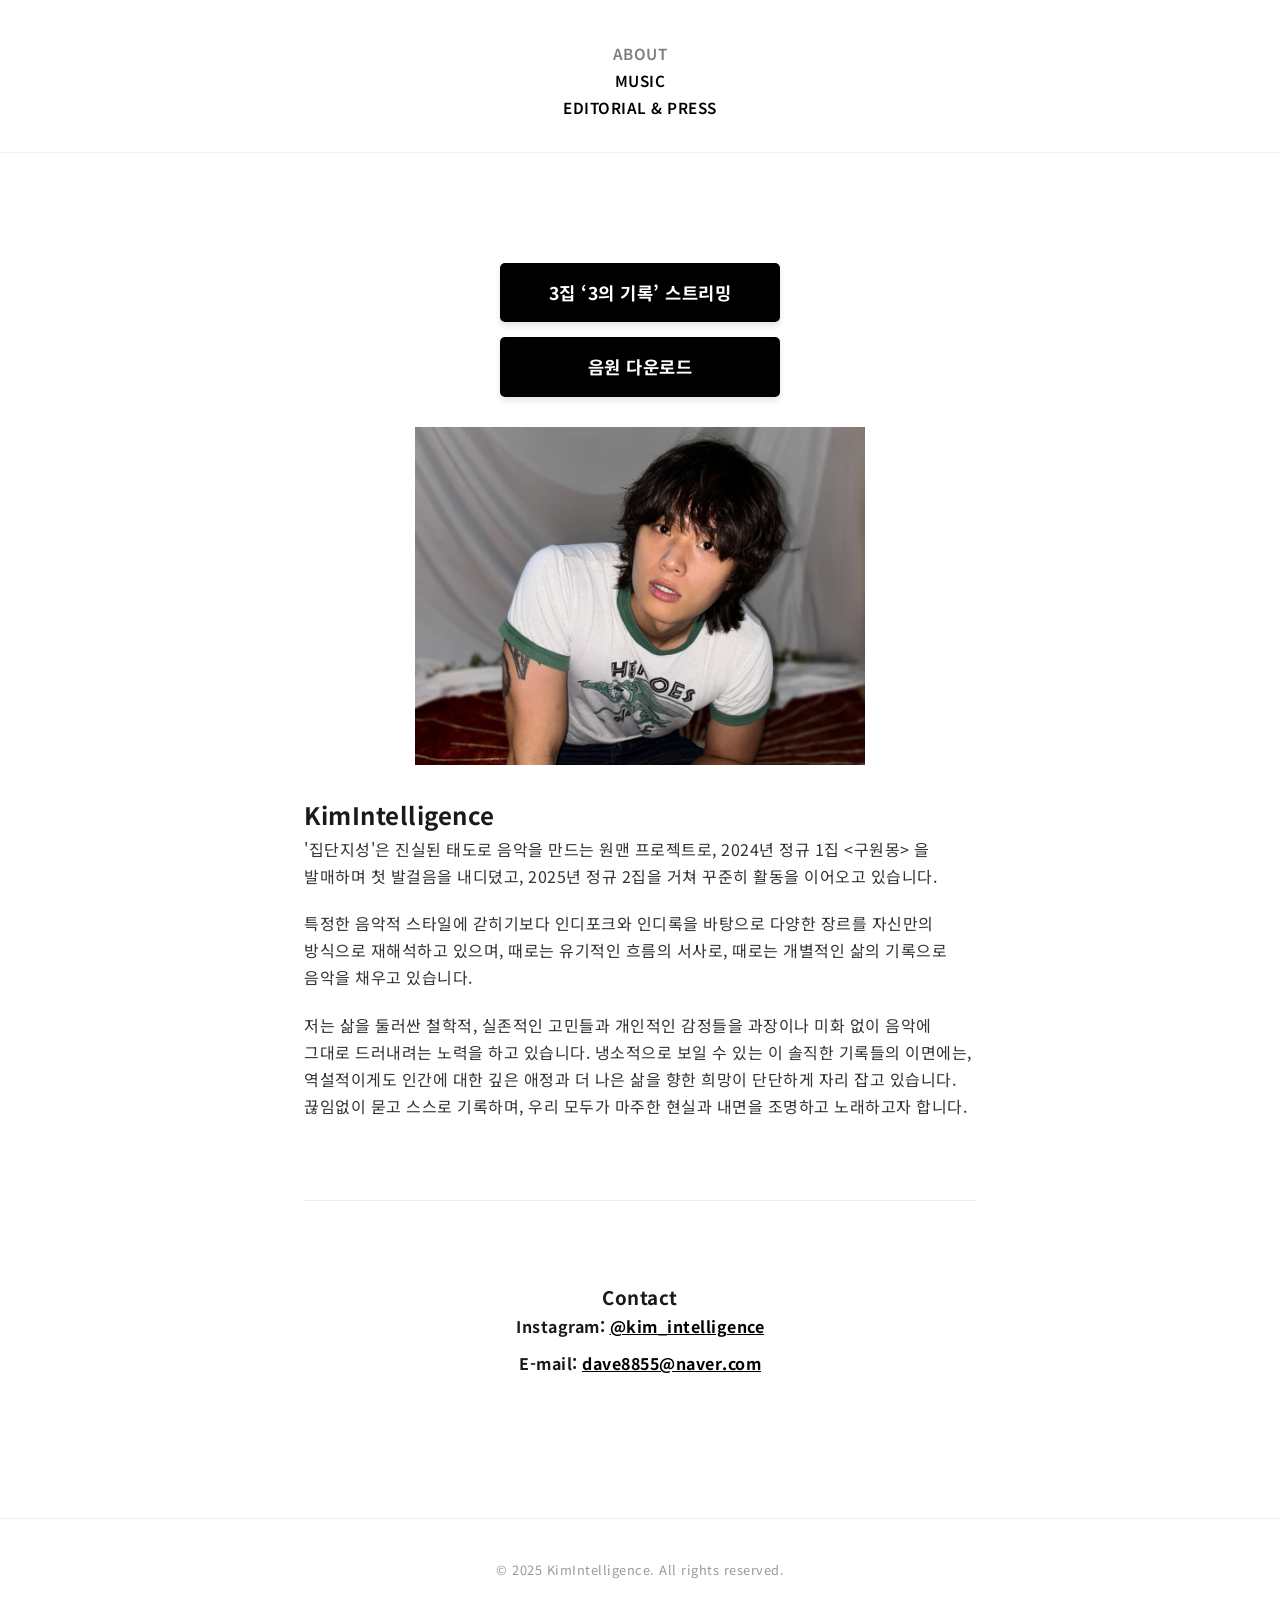
<file: index.html>
<!DOCTYPE html>
<html lang="ko">
<head>
    <meta charset="UTF-8">
    <meta name="viewport" content="width=device-width, initial-scale=1.0">
    <title>KimIntelligence</title>
    <link rel="stylesheet" href="styles.css">
    <link rel="preconnect" href="https://fonts.googleapis.com">
    <link rel="preconnect" href="https://fonts.gstatic.com" crossorigin>
    <link href="https://fonts.googleapis.com/css2?family=Noto+Sans+KR:wght@300;400;500;700&family=Noto+Serif+KR:wght@400;600&display=swap" rel="stylesheet">
    <style>
        /* 추가 및 수정된 버튼 스타일 */
        .btn-container {
            display: flex;
            flex-direction: column; /* 버튼을 세로로 배치 */
            align-items: center;
            gap: 15px; /* 버튼 사이의 간격 */
            margin: 30px 0 30px 0;
        }
        .btn-action {
            display: inline-block;
            background-color: #000;
            color: #fff;
            text-decoration: none;
            padding: 15px 30px;
            font-size: 1.1rem;
            font-weight: 700;
            border-radius: 5px;
            box-shadow: 0 4px 6px rgba(0, 0, 0, 0.1);
            transition: background-color 0.3s ease, transform 0.2s ease;
            min-width: 280px; /* 두 버튼의 길이를 비슷하게 맞춤 */
            text-align: center;
        }
        .btn-action:hover {
            background-color: #333;
            transform: translateY(-2px);
        }
       
    </style>
</head>
<body>
    <header>
        <nav>
            <ul class="menu">
                <li><a href="index.html" class="active">ABOUT</a></li>
                <li><a href="music.html">MUSIC</a></li>
                <li><a href="editorial.html">EDITORIAL & PRESS</a></li>
            </ul>
        </nav>
    </header>

    <main class="container">
        <!-- 스트리밍 및 다운로드 버튼 영역 -->
        <div class="btn-container">
            <a href="https://linktr.ee/collectiveintell" class="btn-action" target="_blank">3집 ‘3의 기록’ 스트리밍</a>
            <a href="https://drive.google.com/drive/folders/175EAF3_GTVC1WMRu3a5KGdbGQFwbGaQw?usp=sharing" class="btn-action btn-download" target="_blank">음원 다운로드</a>
        </div>

        <div class="profile-image-section">
            <img src="images/profile_main.jpg" alt="KimIntelligence Profile">
        </div>

        <section class="about-text">
            <h2 class="artist-name">KimIntelligence</h2>
            
            <p>
                '집단지성'은 진실된 태도로 음악을 만드는 원맨 프로젝트로, 2024년 정규 1집 &lt;구원몽&gt; 을 발매하며 첫 발걸음을 내디뎠고, 2025년 정규 2집을 거쳐 꾸준히 활동을 이어오고 있습니다.
            </p>
            <p>
                특정한 음악적 스타일에 갇히기보다 인디포크와 인디록을 바탕으로 다양한 장르를 자신만의 방식으로 재해석하고 있으며, 때로는 유기적인 흐름의 서사로, 때로는 개별적인 삶의 기록으로 음악을 채우고 있습니다.
            </p>
            <p>
                저는 삶을 둘러싼 철학적, 실존적인 고민들과 개인적인 감정들을 과장이나 미화 없이 음악에 그대로 드러내려는 노력을 하고 있습니다. 냉소적으로 보일 수 있는 이 솔직한 기록들의 이면에는, 역설적이게도 인간에 대한 깊은 애정과 더 나은 삶을 향한 희망이 단단하게 자리 잡고 있습니다. 끊임없이 묻고 스스로 기록하며, 우리 모두가 마주한 현실과 내면을 조명하고 노래하고자 합니다.
            </p>
        </section>

        <div class="divider"></div>

        <section class="contact-info">
            <h3>Contact</h3>
            <div class="info-details">
                <p><strong>Instagram:</strong> <a href="https://www.instagram.com/kim_intelligence/" target="_blank">@kim_intelligence</a></p>
                <p><strong>E-mail:</strong> <a href="mailto:dave8855@naver.com">dave8855@naver.com</a></p>
            </div>
        </section>
    </main>

    <footer>
        © 2025 KimIntelligence. All rights reserved.
    </footer>
</body>
</html>
</file>
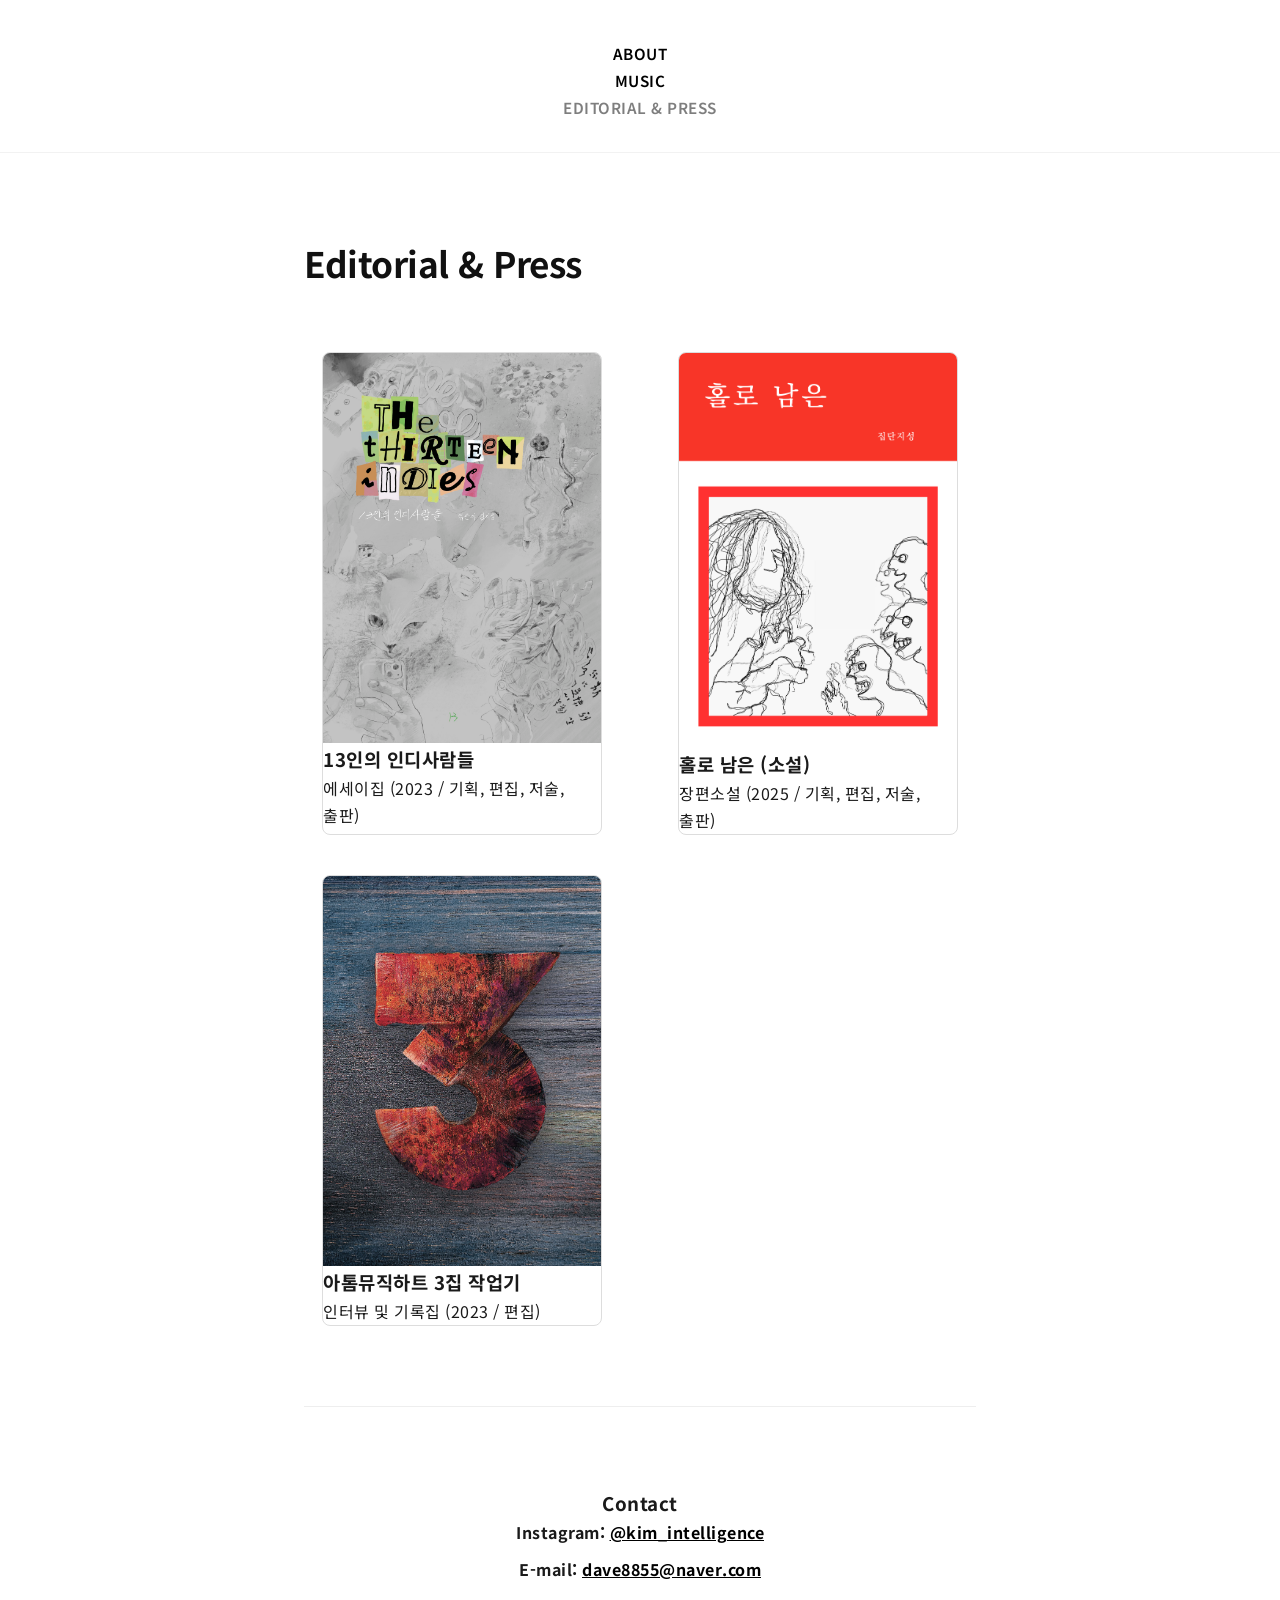
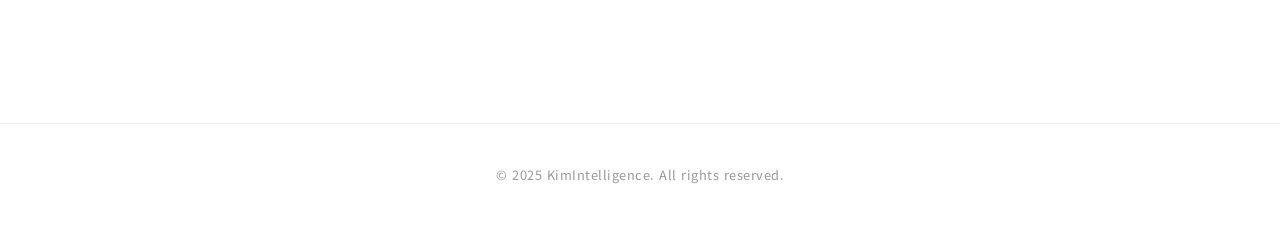
<file: editorial.html>
<!DOCTYPE html>
<html lang="ko">
<head>
    <meta charset="UTF-8">
    <meta name="viewport" content="width=device-width, initial-scale=1.0">
    <title>KimIntelligence | EDITORIAL</title>
    <link rel="stylesheet" href="styles.css">
    <link rel="preconnect" href="https://fonts.googleapis.com">
    <link rel="preconnect" href="https://fonts.gstatic.com" crossorigin>
    <link href="https://fonts.googleapis.com/css2?family=Noto+Sans+KR:wght@300;400;500;700&family=Noto+Serif+KR:wght@400;600&display=swap" rel="stylesheet">
</head>
<body>
    <header>
        <nav>
            <ul class="menu">
                <li><a href="index.html">ABOUT</a></li>
                <li><a href="music.html">MUSIC</a></li>
                <li><a href="editorial.html" class="active">EDITORIAL & PRESS</a></li>
            </ul>
        </nav>
    </header>

    <main class="container">
        <h2 class="section-title">Editorial & Press</h2>
        <div class="grid">
            <div class="card" onclick="openModal('modal-13')">
                <img src="images/book_13indies.jpg" alt="13인의 인디사람들">
                <div class="card-info">
                    <h3>13인의 인디사람들</h3>
                    <p>에세이집 (2023 / 기획, 편집, 저술, 출판)</p>
                </div>
            </div>
            <div class="card" onclick="openModal('modal-novel')">
                <img src="images/book_holo.jpg" alt="홀로 남은 소설">
                <div class="card-info">
                    <h3>홀로 남은 (소설)</h3>
                    <p>장편소설 (2025 / 기획, 편집, 저술, 출판)</p>
                </div>
            </div>
            <div class="card" onclick="openModal('modal-atom')">
                <img src="images/book_atom.jpg" alt="아톰뮤직하트 작업기">
                <div class="card-info">
                    <h3>아톰뮤직하트 3집 작업기</h3>
                    <p>인터뷰 및 기록집 (2023 / 편집)</p>
                </div>
            </div>
        </div>

        <div class="divider"></div>

        <section class="contact-info">
            <h3>Contact</h3>
            <div class="info-details">
                <p><strong>Instagram:</strong> <a href="https://www.instagram.com/kim_intelligence/" target="_blank">@kim_intelligence</a></p>
                <p><strong>E-mail:</strong> <a href="mailto:dave8855@naver.com">dave8855@naver.com</a></p>
            </div>
        </section>
    </main>

<div id="modal-13" class="modal">
        <div class="modal-content">
            <span class="close" onclick="closeModal('modal-13')">×</span>
            <h2>13인의 인디사람들</h2>
            <img src="images/book_13indies.jpg" class="modal-img">
            
            <div class="modal-text">
                <p>
                    서울문화재단의 지원을 받아 진행된 프로젝트로 인디 밴드 구성원 13명의 에세이를 모아 만들어진 에세이집입니다. 다양한 장르의 뮤지션을 섭외했으며 뮤지션뿐만 아니라 공간 운영자와 엔지니어의 이야기도 담고자 했습니다.
                </p>
                <p>
                    기존 인디씬 팬에게는 선물로, 인디씬에 관심이 없던 이들에겐 입문서로 다가갈 수 있는 책입니다.
                </p>

                <p><strong>[차례]</strong></p>
                <p>
                    들어가는 말 / 5<br><br>
                    제임스 / 8<br>
                    정문식 / 16<br>
                    최세은 / 22<br>
                    이찬희 / 25<br>
                    황영원 / 32<br>
                    김기민 / 38<br>
                    함현희 / 46<br>
                    차승우 / 68<br>
                    김지성 / 74<br>
                    강동수 / 80<br>
                    훈조 / 86<br>
                    김하민 / 90<br>
                    한예솔 / 98<br><br>
                    맺는 말 / 107
                </p>

                <a href="https://gongsangondo.shop/product/3차재입고-13인의-인디사람들-the-thirteen-indies-김지성외-13인-음악-에세이/2120/category/58/display/1/" target="_blank" class="btn">Book Info / Buy</a>
            </div>
            
            <div class="contact-box">
                <h3>Contact</h3>
                <div class="contact-links">
                    <a href="mailto:dave8855@naver.com">dave8855@naver.com</a> | 
                    <a href="https://www.instagram.com/kim_intelligence/" target="_blank">Instagram</a>
                </div>
            </div>
        </div> 
    </div>

    <div id="modal-novel" class="modal">
        <div class="modal-content">
            <span class="close" onclick="closeModal('modal-novel')">×</span>
            <h2>소설 <홀로 남은></h2>
            <img src="images/book_holo.jpg" class="modal-img">
            <div class="modal-text">
                <p><strong>[소개]</strong></p>
                <p>"<홀로 남은>은 세상의 거짓과 냉소 속에서도 진심을 지키고 소리내는 사람들의 고독한 자리를 뜻한다. 우리가 서로의 부족함을 받아들이지 못한 채 불신과 혐오로 갈라지는 시대, 집단지성은 그 속에서 "그래도 사랑할 수 있을까"를 묻는다. <br><홀로 남은>은 가장 인간답게 사랑을 외치고 있는 것이다." <br><br>- 공상온도 대표 함현희</p>
                <p><strong>[줄거리]</strong></p>
                <p>
                    주인공 ‘심훈’ 은 방황하던 음악 청년으로, 무대에서 처음 만난 인물 ‘재림’ 에게 강하게 이끌리며 밴드를 함께 꾸리게 된다. 재림이 무대에서 보여주는 진심과 삶의 태도는 심훈을 포함한 여러 사람들에게 작은 변화를 일으킨다. 그의 노래와 말은 단순한 메시지처럼 보이지만, 관객들의 마음속에 미묘한 균열을 내며 삶의 방식을 바꾸게 한다.
                </p>
                <p>
                    하지만 사회는 그의 진심을 있는 그대로 받아들이지 않는다. 어느 순간 사람들은 그를 ‘정치적’이라 단정하고, 신비로움은 의심과 혐오로 바뀐다. 대중의 비난 속에서 밴드는 무너지고, 재림은 점차 고립된다. 결국 그는 사라지고, 남은 것은 혼란과 후회뿐이다.
                </p>
                <p>
                    그러나 이야기의 끝에서 주인공은 재림이 남긴 음성메모와 노래를 다시 듣게 된다. 그 속에는 단순하지만 흔들림 없는 확신이 담겨 있었고, 그것이 주인공을 다시 음악으로 이끌어낸다. 그는 재림이 처음 나타났던 장소에서 혼자 무대에 오른다. 관객은 많지 않지만, 주인공은 담담하게 무대에 선다.
                </p>
                <p>
                    결국 이 소설은 선의와 진실이 현대 사회에서 어떻게 오해되고 소멸하는가, 그리고 그럼에도 불구하고 그것이 남긴 흔적이 어떻게 또 다른 삶을 시작하게 하는가를 보여준다. 메시아적 인물이 직접 세상을 구원하지는 못하지만, 그를 경험한 개인은 달라지고, 그 개인이 다시 새로운 삶을 살아감으로써 이야기는 부활의 은유로 끝맺는다.
                </p>
                <a href="https://gongsangondo.shop/product/홀로-남은-집단지성-소설-인텔리-출판/2311/category/24/display/1/" target="_blank" class="btn">Book Info / Buy</a>
            </div>
            <div class="contact-box">
                <h3>Contact</h3>
                <div class="contact-links">
                    <a href="mailto:dave8855@naver.com">dave8855@naver.com</a> | 
                    <a href="https://www.instagram.com/kim_intelligence/" target="_blank">Instagram</a>
                </div>
            </div>
        </div>
    </div>

    <div id="modal-atom" class="modal">
        <div class="modal-content">
            <span class="close" onclick="closeModal('modal-atom')">×</span>
            <h2>아톰뮤직하트 3집 작업기</h2>
            <img src="images/book_atom.jpg" class="modal-img">
            <div class="modal-text">
                <p>정규 3집 발매를 앞둔 밴드에서 작업기를 책으로 남기고 싶다는 제안을 받으며 처음으로 ‘편집자’의 역할을 제대로 경험했습니다. 클라이언트의 의도를 읽고, 뮤지션의 언어를 독자의 언어로 바꿔 구조를 만드는 작업은 에세이집 때와는 전혀 다른 종류의 역량을 요구했습니다.</p>
            </div>
            <div class="contact-box">
                <h3>Contact</h3>
                <div class="contact-links">
                    <a href="mailto:dave8855@naver.com">dave8855@naver.com</a> | 
                    <a href="https://www.instagram.com/kim_intelligence/" target="_blank">Instagram</a>
                </div>
            </div>
        </div>
    </div>

    <footer>© 2025 KimIntelligence. All rights reserved.</footer>
    <script src="script.js"></script>
</body>
</html>
</file>
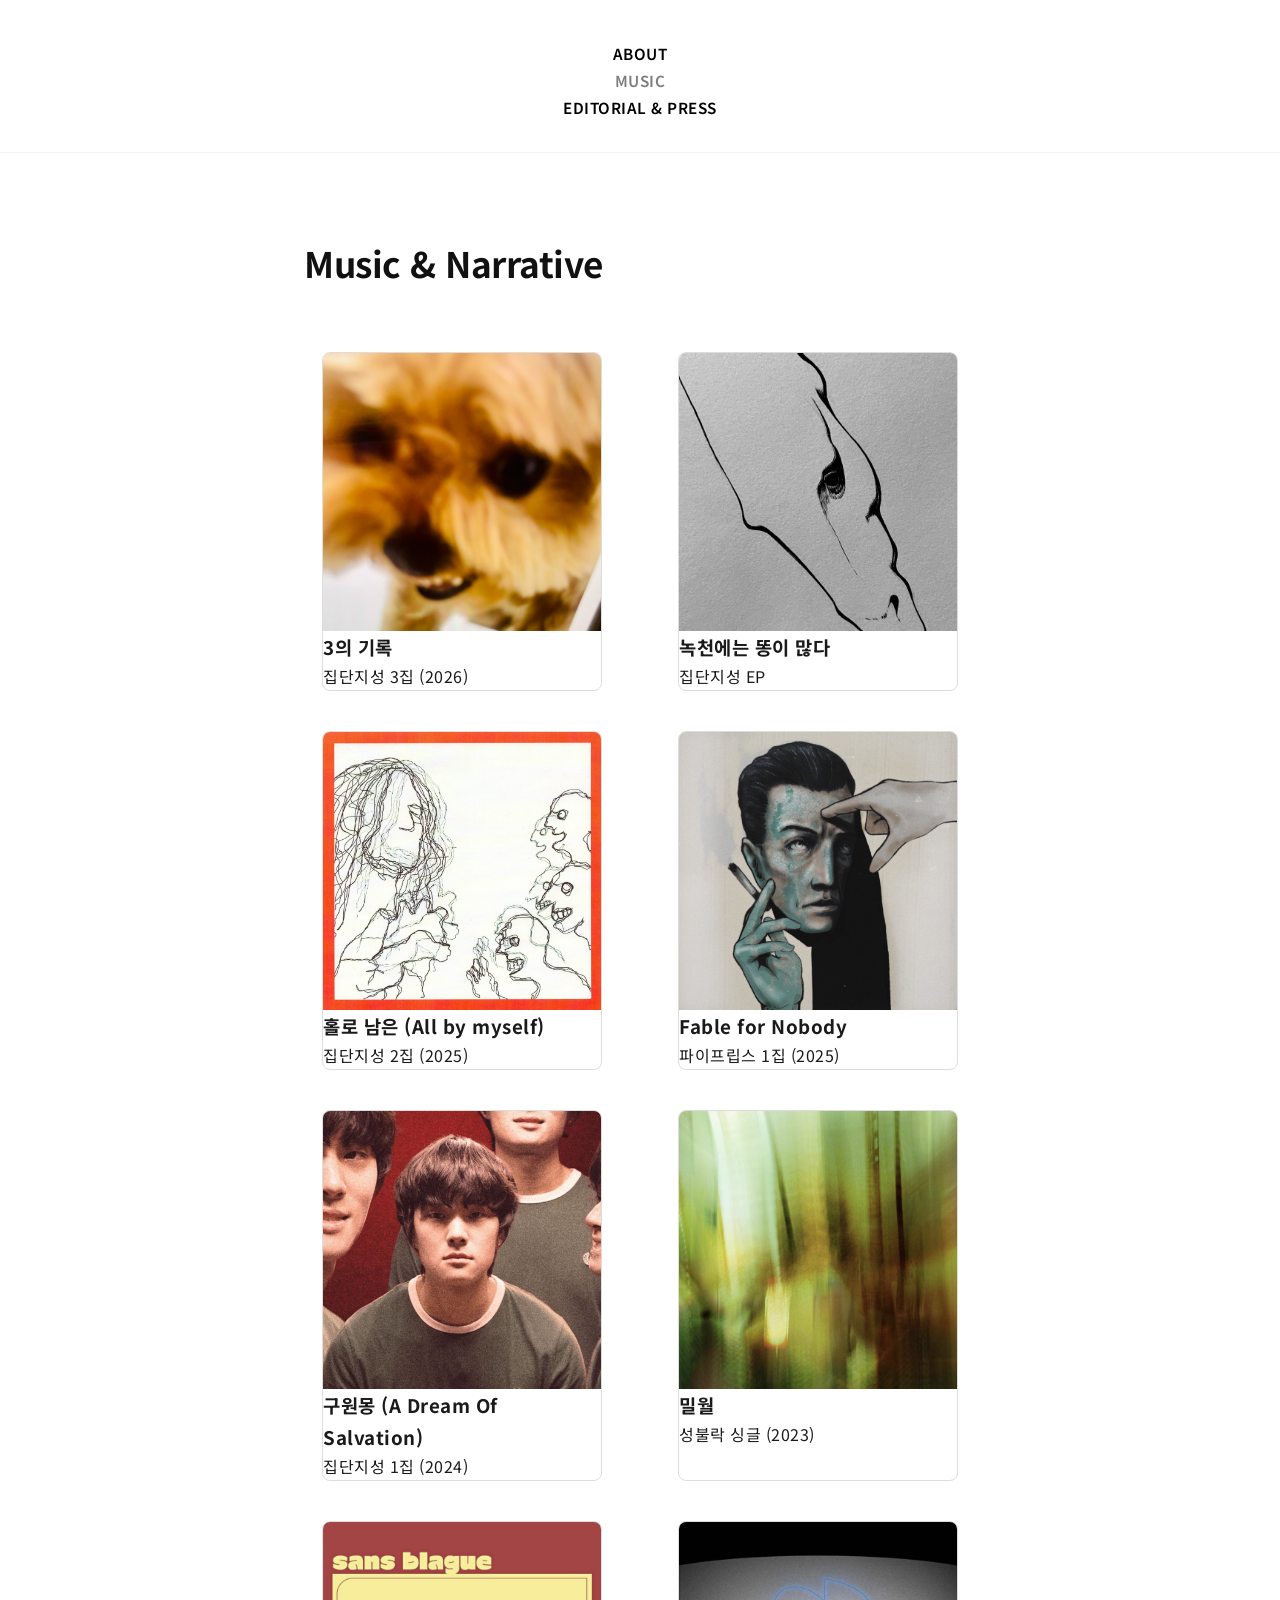
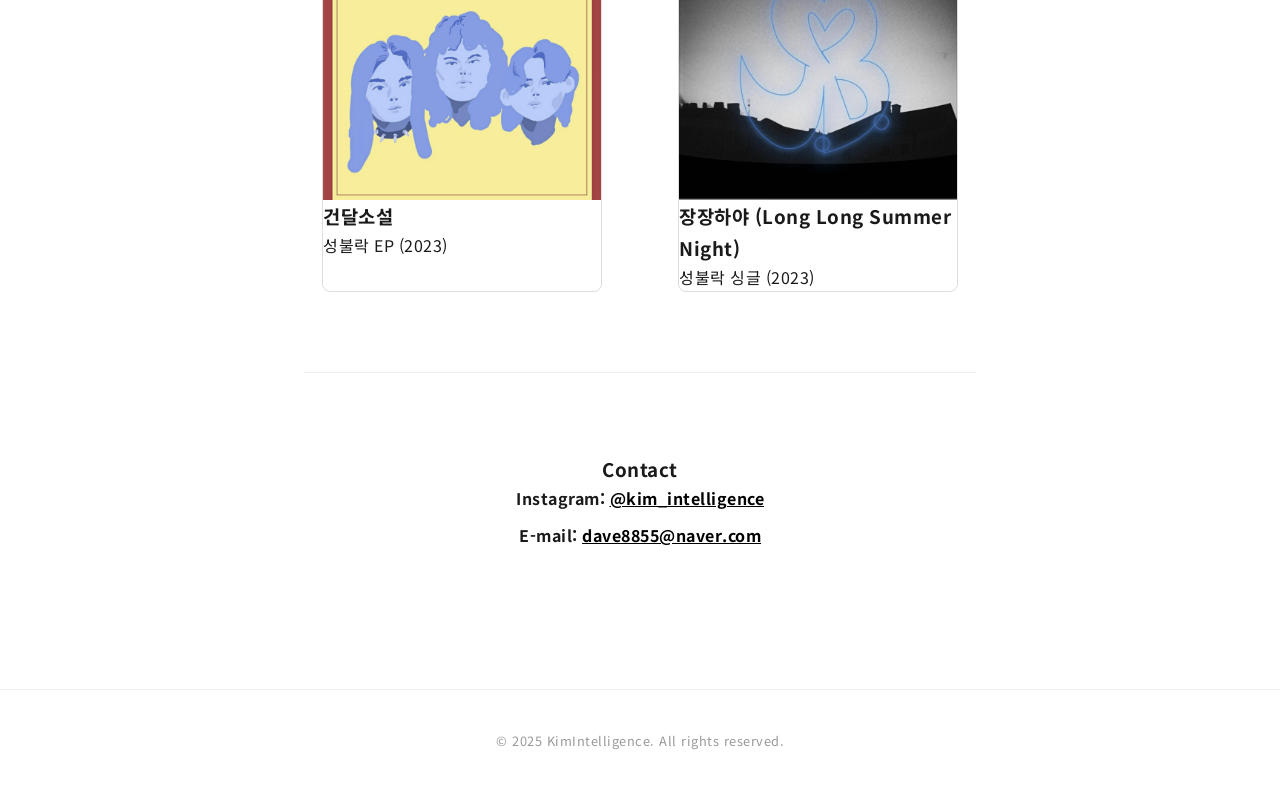
<file: music.html>
<!DOCTYPE html>
<html lang="ko">
<head>
    <meta charset="UTF-8">
    <meta name="viewport" content="width=device-width, initial-scale=1.0">
    <title>KimIntelligence | MUSIC</title>
    <link rel="stylesheet" href="styles.css">
    <link rel="preconnect" href="https://fonts.googleapis.com">
    <link rel="preconnect" href="https://fonts.gstatic.com" crossorigin>
    <link href="https://fonts.googleapis.com/css2?family=Noto+Sans+KR:wght@300;400;500;700&family=Noto+Serif+KR:wght@400;600&display=swap" rel="stylesheet">
</head>
<body>
    <header>
        <nav>
            <ul class="menu">
                <li><a href="index.html">ABOUT</a></li>
                <li><a href="music.html" class="active">MUSIC</a></li>
                <li><a href="editorial.html">EDITORIAL & PRESS</a></li>
            </ul>
        </nav>
    </header>

    <main class="container">
        <h2 class="section-title">Music & Narrative</h2>
        
        <div class="grid">
            <!-- [신규 앨범 추가]: 3의 기록 -->
            <div class="card" onclick="openModal('modal-record3')">
                <img src="images/album_record of 3.png" alt="3의 기록 앨범커버">
                <div class="card-info">
                    <h3>3의 기록 </h3>
                    <p>집단지성 3집 (2026)</p>
                </div>
            </div>

            <div class="card" onclick="openModal('modal-nockchun')">
                <img src="images/album_nockchun.jpg" alt="녹천에는 똥이 많다 앨범커버">
                <div class="card-info">
                    <h3>녹천에는 똥이 많다</h3>
                    <p>집단지성 EP</p>
                </div>
            </div>

            <div class="card" onclick="openModal('modal-holo')">
                <img src="images/album_holo.jpg" alt="홀로 남은 앨범커버">
                <div class="card-info">
                    <h3>홀로 남은 (All by myself)</h3>
                    <p>집단지성 2집 (2025)</p>
                </div>
            </div>

            <div class="card" onclick="openModal('modal-pipelips')">
                <img src="images/album_pipelips.png" alt="Fable for Nobody 앨범커버">
                <div class="card-info">
                    <h3>Fable for Nobody</h3>
                    <p>파이프립스 1집 (2025)</p>
                </div>
            </div>

            <div class="card" onclick="openModal('modal-guwon')">
                <img src="images/album_guwonmong.jpg" alt="구원몽 앨범커버">
                <div class="card-info">
                    <h3>구원몽 (A Dream Of Salvation)</h3>
                    <p>집단지성 1집 (2024)</p>
                </div>
            </div>

            <div class="card" onclick="openModal('modal-milwol')">
                <img src="images/album_milwol.png" alt="밀월 앨범커버">
                <div class="card-info">
                    <h3>밀월</h3>
                    <p>성불락 싱글 (2023)</p>
                </div>
            </div>

            <div class="card" onclick="openModal('modal-gundal')">
                <img src="images/album_gundal.png" alt="건달소설 앨범커버">
                <div class="card-info">
                    <h3>건달소설</h3>
                    <p>성불락 EP (2023)</p>
                </div>
            </div>

            <div class="card" onclick="openModal('modal-jangjang')">
                <img src="images/album_jangjang.png" alt="장장하야 앨범커버">
                <div class="card-info">
                    <h3>장장하야 (Long Long Summer Night)</h3>
                    <p>성불락 싱글 (2023)</p>
                </div>
            </div>
        </div>

        <div class="divider"></div>

        <section class="contact-info">
            <h3>Contact</h3>
            <div class="info-details">
                <p><strong>Instagram:</strong> <a href="https://www.instagram.com/kim_intelligence/" target="_blank">@kim_intelligence</a></p>
                <p><strong>E-mail:</strong> <a href="mailto:dave8855@naver.com">dave8855@naver.com</a></p>
            </div>
        </section>
    </main>

    <!-- [신규 모달창]: 3의 기록 -->
    <div id="modal-record3" class="modal">
        <div class="modal-content">
            <span class="close" onclick="closeModal('modal-record3')">×</span>
            <h2>3의 기록 (집단지성 3집)</h2>
            <img src="images/album_record of 3.png" class="modal-img">
            <div class="modal-text">
                <p><strong>[앨범 소개]</strong></p>
                <p>‘집단지성'이라는 프로젝트를 시작한 지 3년으로 어느덧 세 번째 앨범을 맞이했습니다. 앞선 두 장의 앨범을 낸 후 한동안 회의감에 빠졌습니다. 집단지성은 혼자인데, 왜 나는 계속 밴드 사운드를 고집하고 있었을까. 모든 악기를 홀로 연주하며 마주한 물리적 한계, 그리고 그렇게 만든 곡들을 라이브로 구현할 수 없다는 사실은 저를 지치게 했습니다.</p>
                <p>음악을 처음 시작했던 계기가 밴드였고, 그 형태를 오랫동안 동경해왔다고 해서 그것이 밴드 사운드만을 고집해야 할 이유가 되지는 못했습니다. 돌이켜보면 ‘집단지성'은 밴드가 아니라, 밴드를 동경하고 흉내 내던 한 사람의 분투였던 것 같습니다. 그래서 이번 세 번째 앨범은 집단지성은 결국 혼자라는 엄연한 사실을 받아들이는 것부터 시작했습니다.</p>
                <p>"어떤 악기는 꼭 있어야 해", "그 악기는 이런 소리가 나야 해"라는 강박을 버리니 작업이 더 즐거워졌습니다. 때로는 조촐한 편곡을 시도했고, 때로는 제한 없이 레이어를 쌓아 올렸습니다. 무대 위 밴드가 갖는 상호작용을 부러워하기보다, 혼자 작업할 때 필연적으로 마주하는 외로움을 받아들이고 그 안에서의 자유를 즐기기로 했습니다. 이러한 태도는 자연스레 정형화된 틀에서 벗어나 제 방식대로 해석한 인디포크 사운드로 이어졌습니다. 그렇게 지난 3년간 제가 마주한 내면의 변화와 경험들을 담은 집단지성의 세 번째 앨범 &lt;3의 기록&gt;이 만들어졌습니다.</p>
                
                <a href="https://linktr.ee/collectiveintell" target="_blank" class="btn">Streaming</a>
            </div>
            <div class="contact-box">
                <h3>Contact</h3>
                <div class="contact-links">
                    <a href="mailto:dave8855@naver.com">dave8855@naver.com</a> | 
                    <a href="https://www.instagram.com/kim_intelligence/" target="_blank">Instagram</a>
                </div>
            </div>
        </div>
    </div>

    <!-- [기존 모달창 유지] -->
    <div id="modal-nockchun" class="modal">
        <div class="modal-content">
            <span class="close" onclick="closeModal('modal-nockchun')">×</span>
            <h2>녹천에는 똥이 많다 (EP)</h2>
            <img src="images/album_nockchun.jpg" class="modal-img">
            <div class="modal-text">
                <p><strong>[앨범 소개]</strong></p>
                <p>어떻게 사는 것이 옳은가. 이 질문을 오랫동안 붙들고 살았습니다. 정답은 없으니 각자의 신념을 지키며 사는 게 최선이라고 안일하게 믿었습니다. 그러나 이창동의 소설 ‘녹천에는 똥이 많다’는 이에 대해 반문합니다. 옳은 게 무엇인지 알면서도 안정적인 생계를 위해 그것을 외면하는 삶은 얼마나 비겁한지, 반대로 자신의 신념을 지키기 위해 자신과 주변 사람들의 삶이 무너지는 것을 방관하는 태도는 얼마나 무책임한지 말입니다.</p>
                <p>2023년 첫 밴드에서 첫 싱글을 낸 뒤 3년이 흘렀습니다. 그사이 여러 팀을 거치며 정규 앨범 3장을 포함해 마흔 곡 정도를 세상에 내놨습니다. 누군가에게는 대수롭지 않은 숫자일지 모르나, 저에게는 제게 주어진 모든 시간을 쏟아부은 결과였습니다. 그때는 그렇게 음악에 매진하는 것이 옳은 삶이라고 확신했습니다. </p>
                <p>가끔씩 현실적인 문제들에 고개를 숙이고 싶어질 때마다, 그것이 마치 내 삶의 가장 중요한 무언가를 팔아넘기는 일처럼 느껴져 두려웠습니다. 그토록 혐오하던 어른들의 입장에 편승하는 것 같았거든요. 하지만 여느 독촉장이 그렇듯, 점차 더 많은 것을 담보로 저를 위협하기 시작했고 요즘 저는 무엇이 옳은 지 알 수가 없어졌습니다.</p>
                <p>어디까지가 신념이고 어디서부터 아집일까요. 그리고 아집을 경계해 타협을 한다면 어느 지점부터 변절이며 그때 우리는 무엇을 믿어야 할까요. 이러한 물음이 이번 EP를 관통하는 질문이었습니다.</p>
                
                <div class="credit-box">
                    <p><strong>[Credit]</strong></p>
                    <p>작사, 작곡, 편곡: 김지성<br>녹음, 믹스: 김지성<br>마스터링: 최임식<br>앨범커버: 박근하</p>
                </div>
                <a href="https://open.spotify.com/album/5tRXyb2AHFj3vWaTb6ZnNY?si=-VNa6SBKTLWlXpZ1OBKbKQ" target="_blank" class="btn">Spotify Listen</a>
            </div>
            <div class="contact-box">
                <h3>Contact</h3>
                <div class="contact-links">
                    <a href="mailto:dave8855@naver.com">dave8855@naver.com</a> | 
                    <a href="https://www.instagram.com/kim_intelligence/" target="_blank">Instagram</a>
                </div>
            </div>
        </div>
    </div>

    <div id="modal-holo" class="modal">
        <div class="modal-content">
            <span class="close" onclick="closeModal('modal-holo')">×</span>
            <h2>홀로 남은 (집단지성 2집)</h2>
            <img src="images/album_holo.jpg" class="modal-img">
            <div class="modal-text">
                <p><strong>[앨범 소개]</strong></p>
                <p>혹자는 말하기도 합니다. 불완전한 진실보다는 정교한 거짓을 보여주고 싶다고. 저는 이 앨범을 정반대의 태도로 접근했습니다. 거칠더라도 최대한 진실에 가까운 것을 담아보고 싶었습니다. 그래서 가상악기 사용을 지양하고 모든 파트의 연주와 녹음, 믹스와 마스터링까지 직접 진행했습니다.</p>
                <p>가상악기와 AI의 발전으로 음악산업의 진입장벽이 어느 때 보다도 낮은 시대에 이는 어쩌면 시간적, 결과물적 측면에서 미련한 일일지도 모릅니다. 하지만 제가 좋아하고 추구하는 음악들이 대부분 실제 연주를 녹음한 방식으로 만들어졌음에도 편하다는 이유로 다른 방법을 선택하고 싶지 않았습니다. 서툶까지도 제 몫으로 남겨두고 싶었습니다. 그것은 결국 제가 불완전한 존재라는 사실을 인정하는 일이기도 했고, 이 태도는 앨범이 말하고자 하는 바와 맞닿아 있습니다.</p>
                <p>이 앨범은 결국 사랑에 대해 말하고 있습니다. 우리는 종종 서로의 부족함을 받아들이고 껴안는 일을 가장 어려워하는 존재처럼 보이기도 합니다. 그렇게 요즘 우리의 사회는 혐오와 불신으로 쉽게 갈라집니다. 설령 이를 해결할 메시아가 다시 온다 해도 우리는 그마저 의심하고, 끝내 거부할지도 모릅니다. 그렇다면 불완전한 채로 남겨진 우리는 어떻게 살아가야 하는가. 이 질문이 이번 작업의 바탕이 되었습니다.</p>
                <p>앨범이 담고 있는 이야기를 더 깊이 전하고 싶어, 피지컬 CD를 만드는 대신 동명의 소설을 출간했습니다. 음악과 소설을 함께 감상하시기를 권합니다.</p>
                
                <div class="credit-box">
                    <p><strong>[Credit]</strong></p>
                    <p>작사, 작곡, 편곡: 김지성<br>드럼, 베이스, 기타, 보컬: 김지성<br>녹음, 믹스, 마스터링: 김지성<br><br>Everything by Kimintelligence</p>
                </div>
                <a href="https://open.spotify.com/album/5MrPurYN9AthQHFiZNBqjE?si=FGM9ub6RRQGZyP_f1O-zOA" target="_blank" class="btn">Spotify Listen</a>
            </div>
            <div class="contact-box">
                <h3>Contact</h3>
                <div class="contact-links">
                    <a href="mailto:dave8855@naver.com">dave8855@naver.com</a> | 
                    <a href="https://www.instagram.com/kim_intelligence/" target="_blank">Instagram</a>
                </div>
            </div>
        </div>
    </div>

    <div id="modal-pipelips" class="modal">
        <div class="modal-content">
            <span class="close" onclick="closeModal('modal-pipelips')">×</span>
            <h2>Fable for Nobody (파이프립스 1집)</h2>
            <img src="images/album_pipelips.png" class="modal-img">
            <div class="modal-text">
                <p><strong>[앨범 소개]</strong></p>
                <p>공연장을 나선 한 사람의 이야기.<br>10개의 트랙은 그가 마주한 시간들을 순서대로 따라간다.<br>영화 제목으로 구성된 서사형 컨셉 앨범으로, 하나의 흐름 안에서 감정과 장면이 이어진다.<br>파이프립스는 이 앨범을 통해, 말 없는 청춘의 방황을 기록했다.</p>
                <p>"영화에 대한 애정이 돋보이는 무비-비디오테이프 로큰롤. 개인적 감상으로는 영화관에서 시청한다기보다는, 브라운관 TV에 오래된 해적판 비디오를 넣어 돌린 듯한 느낌이다. 한 트랙 한 트랙 직선적인 듯하면서도 후반으로 가며 묘하게 구불구불 꼬이더니, 최후반에선 비디오 테이프들이 유기적으로 서로 엉겨 붙어 특이한 맛을 낸다. 국제 합작, 치직치직지직…"<br>- 김기민(꼬리물기/PCR)</p>
                <p>"Raw. Ragged. High-energy. But also thoughtfully contained and controlled. A solidly put together album and a refreshing take on 2020s garage, with splashes of 90s indie nostalgia, psychedelia and noise blended in. Each track title references a film (presumably that the artists relate to), add-ing another personal layer that expands the listening experience. A real fun album to listen to. Don't miss it!"<br>- 제임스(히피토끼)</p>
                
                <div class="credit-box">
                    <p><strong>[Credit]</strong></p>
                    <p><strong>Artist:</strong> 파이프립스 (PIPE LIPS)</p>
                    <p>전지환 (Drums)<br>박근하 (Guitar, Vocal)<br>김지성 (Bass)</p>
                    <p>Produced / Lyrics / Composed / Recorded by 파이프립스</p>
                </div>
                <a href="https://open.spotify.com/album/6KiUZ4DCSnnjqRRxJ93cDw?si=5173UDyIRXC79aOQCzoMlA" target="_blank" class="btn">Spotify Listen</a>
            </div>
            <div class="contact-box">
                <h3>Contact</h3>
                <div class="contact-links">
                    <a href="mailto:dave8855@naver.com">dave8855@naver.com</a> | 
                    <a href="https://www.instagram.com/kim_intelligence/" target="_blank">Instagram</a>
                </div>
            </div>
        </div>
    </div>

    <div id="modal-guwon" class="modal">
        <div class="modal-content">
            <span class="close" onclick="closeModal('modal-guwon')">×</span>
            <h2>구원몽 (집단지성 1집)</h2>
            <img src="images/album_guwonmong.jpg" class="modal-img">
            <div class="modal-text">
                <p><strong>[앨범 소개]</strong></p>
                <p>녹천에는 똥이 많다. 그와 함께 읽었던 책이다. 우리는 무엇이 그리도 웃긴 지 하루 온종일 제목을 뇌까리며 웃었었다. 이끼로 가득한 녹천의 썩은 내와 그 모든 상황을 비웃는 것처럼 덩그러니 놓인 똥. 우리에게 재미있는 것이라고는 이런 것뿐이었다. 그때 우리에게 세상은 불가해했다. 열정적인 혁명가의 구호, 보통 사람들의 생활방식, 그리고 사랑하는 사람의 마음까지도. 이해할 수 있고 더 나아가 익숙하다고 여기던 모든 것들이 사실은 사기, 위선 혹은 스스로마저 속여버린 현란한 거짓말이라는 인식이 우리를 지배했었다. 그 속에서 김지성은 스스로를 창작으로 이끌었다. 김지성에게 예술은 이해할 수도, 영향을 미칠 수도 없는 세상 앞에 선 단독자의 독백이었고, 그러한 의미에서 그는 나에게 가장 고전적인 의미에서의 예술가였다.<br><br>
                집단지성의 &lt;구원몽&gt;은 이러한 고전적 예술가의 고뇌가 청년의 목소리를 빌려 탄생한 작품이다. 김지성은 이번 앨범의 데모를 소개하며 스스로의 중학교 시절을 ‘사회주의자’로 묘사했었다. 세계에 대한 불만과 그 대안에 대한 믿음은 현대에도 20세기에도 많은 청년들의 희망이자 열정의 원동력이다. 그러나 지금 우리의 시대는 믿음이 사라진 시대다. 여기서 양당의 극단적 대립이나, 소득의 양극화 같은 거대한 담론을 끌어올 필요는 없다. 우리가 스스로의 삶을 돌아보기만 하더라도 현세대 청년들을 가로지르는 정서는 어른에 대한 불신과 미래에 대한 비관이다. 어른들이 표방하는 정의나 명예, 혹은 ‘어른스러움’이 한낱 돈놀음에 불과하거나, 그들의 자존감을 위한 가면무도회라는 사실, 그리고 계속 더워지는 여름처럼 이미 엉망진창인 지금의 세계가 남은 세계 중 가장 최선의 세계라는 사실이 청년들의 무의식에 드리워져 있다.<br><br>
                &lt;구원몽&gt;은 이러한 불신과 의심의 세계로 뛰어든 청년의 영혼이 향하는 길을 보여준다. 첫 트랙인 &lt;나팔수&gt;에서 세 번째 트랙인 &lt;올드비트&gt;까지는 &lt;구원몽&gt;을 탄생시킨 근원에 대한 탐색이다. ‘나팔수’, ‘혁명’, ‘난도’와 같은 단어들은 한때 그가 느꼈던 열정과 희망이 식어버린 세계를 향한 조소의 키워드이다. 네 번째 트랙인 &lt;야경&gt;과 다섯 번째 트랙인 &lt;스티브&gt;에서 김지성은 자신의 내면으로 전회한다. 세계에 대한 조소와 욕설로부터는 완전한 구원이 불가능하다고 생각한 그는 구원과 가장 가까웠던 사랑에 대해 이야기하기 시작하는 것이다. 그러나 김지성은 세상에 대한 자신의 불안감을 가정이나 관계와 같은 유대감을 통해 극복하고자 하는 소시민의 길을 택하지 않는다. 여섯 번째 트랙인 &lt;독백&gt;에서 김지성은 그에게는 사랑마저도 결국은 ‘나’의 문제였다는 고백으로 이어진다.<br><br>
                첫 번째 여정과 두 번째 여정과 각각 세계와 김지성 자신의 이야기를 다룬다면, 두 개의 세계가 융합되는 공간은 &lt;창&gt;, &lt;Mia&gt;, &lt;관음&gt;을 통해 드러난다. 필자의 선택인 &lt;창&gt;을 포함하는 마지막 세 트랙은 김지성이 &lt;구원몽&gt;을 통해 하고자 했던 이야기가 드러나는 곳이다. 그리고 이전 트랙에서 반복되었던 구원의 주제에 대한 김지성의 견해이기도 하다. 결국, &lt;구원몽&gt;은 각 곡들의 유기적 흐름을 통해 하나의 스토리를 구성하는 김지성의 개인적인 작품이면서, 동시에 세계와 자신의 관계를 탐색하는 고전적 예술가들의 물음을 계승한 작품이다.<br><br>
                - 조도영 (수필가)</p>
                <div class="credit-box">
                    <p><strong>[Credit]</strong></p>
                    <p>작사, 작곡, 편곡: 김지성<br>Guitar, Bass, Vocal, Tambourine: 김지성<br>Drum: 전지환<br>녹음, 믹스, 마스터: 김지성</p>
                </div>
                <a href="https://open.spotify.com/album/1WTPDC0SKn7pz9mxQwTcra?si=SzFCTq0jRJKJQbdqI2ZIvw" target="_blank" class="btn">Spotify Listen</a>
            </div>
            <div class="contact-box">
                <h3>Contact</h3>
                <div class="contact-links">
                    <a href="mailto:dave8855@naver.com">dave8855@naver.com</a> | 
                    <a href="https://www.instagram.com/kim_intelligence/" target="_blank">Instagram</a>
                </div>
            </div>
        </div>
    </div>

    <div id="modal-milwol" class="modal">
        <div class="modal-content">
            <span class="close" onclick="closeModal('modal-milwol')">×</span>
            <h2>밀월</h2>
            <img src="images/album_milwol.png" class="modal-img">
            <div class="modal-text">
                <p><strong>[앨범 소개]</strong></p>
                <p>해는 누구에게나 꼭 필요하고 우리에게 희망을 주기도 합니다. 허나 우리는 해가 진 이후의 시간에 아름다운 경험을 하기도 하며, 그 아름다운 순간은 꼭 구름이 낀 달처럼 잘 드러나지 않기도 합니다. 모두에게 그 순간이 찾아오고 언젠가 구름이 다 지나가길 바랍니다.</p>
                
                <div class="credit-box">
                    <p><strong>[Credit]</strong></p>
                    <p>Vocal / Guitar: 김지성<br>Composed / Lyrics by: 김지성</p>
                </div>
                <a href="https://open.spotify.com/album/1qdDMjdbTk5LbIeTaXFOIw?si=IyX5da4iSBmt9OR2cxGmXg" target="_blank" class="btn">Spotify Listen</a>
            </div>
            <div class="contact-box">
                <h3>Contact</h3>
                <div class="contact-links">
                    <a href="mailto:dave8855@naver.com">dave8855@naver.com</a> | 
                    <a href="https://www.instagram.com/kim_intelligence/" target="_blank">Instagram</a>
                </div>
            </div>
        </div>
    </div>

    <div id="modal-gundal" class="modal">
        <div class="modal-content">
            <span class="close" onclick="closeModal('modal-gundal')">×</span>
            <h2>건달소설</h2>
            <img src="images/album_gundal.png" class="modal-img">
            <div class="modal-text">
                <p><strong>[앨범 소개]</strong></p>
                <p>2023년 1월, 첫 싱글 ‘장장하야’를 발매한 후 자신들이 추구하는 다양한 장르의 음악을 성불락만의 사운드로 품고자 제작한 EP 앨범이다. 성불락의 첫 EP ‘건달소설’은 원초적인 에너지를 담은 블루스 록 ‘가좌’로 시작해 사이키델릭 사운드를 기반으로 현대적인 멜로디를 담은 ‘Marie Cardona’ 와 ‘812’로 이어진다.</p>
                <p>그리고 쟁글 팝과 댄스 록을 재해석한 ‘광부와 시인’으로 마무리되며 성불락의 넓은 음악 스펙트럼을 보여준다. 한 마디로 간다르바들이 쓴 피카레스크 즉, 건달 소설이다.</p>
                
                <div class="credit-box">
                    <p><strong>[Credit]</strong></p>
                    <p>Vocal / Guitar: 김지성<br>Composed / Lyrics by: 김지성</p>
                </div>
                <a href="https://open.spotify.com/album/2wHj2zpOXTim3cFnGEv7X7?si=r4vRO2gWRjuBsvrQ4felTw" target="_blank" class="btn">Spotify Listen</a>
            </div>
            <div class="contact-box">
                <h3>Contact</h3>
                <div class="contact-links">
                    <a href="mailto:dave8855@naver.com">dave8855@naver.com</a> | 
                    <a href="https://www.instagram.com/kim_intelligence/" target="_blank">Instagram</a>
                </div>
            </div>
        </div>
    </div>

    <div id="modal-jangjang" class="modal">
        <div class="modal-content">
            <span class="close" onclick="closeModal('modal-jangjang')">×</span>
            <h2>장장하야 (Long Long Summer Night)</h2>
            <img src="images/album_jangjang.png" class="modal-img">
            <div class="modal-text">
                <p><strong>[앨범 소개]</strong></p>
                <p>웨스 앤더슨의 '프렌치 디스패치' 속 지성인들이 모여 지적 논쟁을 펼치는 공간에서 영감을 받아 이름을 지은 성불락(Sans Blauge)의 데뷔 싱글입니다.</p>
                
                <div class="credit-box">
                    <p><strong>[Credit]</strong></p>
                    <p>Vocal / Guitar: 김지성<br>Composed / Lyrics by: 김지성</p>
                </div>
                <a href="https://open.spotify.com/album/1hlABw2p1sBwrIbslBsAyR?si=T8Ca9MaSTIemG1hA9tr07Q" target="_blank" class="btn">Spotify Listen</a>
            </div>
            <div class="contact-box">
                <h3>Contact</h3>
                <div class="contact-links">
                    <a href="mailto:dave8855@naver.com">dave8855@naver.com</a> | 
                    <a href="https://www.instagram.com/kim_intelligence/" target="_blank">Instagram</a>
                </div>
            </div>
        </div>
    </div>

    <footer>
        © 2025 KimIntelligence. All rights reserved.
    </footer>
    <script src="script.js"></script>
</body>
</html>
</file>
<file: styles.css>
/* 1. Global Reset & Font */
@import url('https://fonts.googleapis.com/css2?family=Noto+Sans+KR:wght@300;400;500;700&family=Noto+Serif+KR:wght@400;700&display=swap');

* { box-sizing: border-box; margin: 0; padding: 0; }

body {
    font-family: 'Noto Sans KR', sans-serif;
    color: #1a1a1a;
    background-color: #fff;
    line-height: 1.7;
    word-break: keep-all; 
    scroll-behavior: smooth; 
    letter-spacing: 0.5px; 
}

a { text-decoration: none; color: #000; transition: opacity 0.3s; }
a:hover { opacity: 0.6; }
ul { list-style: none; }
img { max-width: 100%; display: block; }

/* 2. Header */
header {
    padding: 40px 5% 30px; 
    background-color: #fff;
    border-bottom: 1px solid rgba(0,0,0,0.05); 
    text-align: center;
}

.logo-area { margin-bottom: 40px; }
.logo-area img { width: 150px; height: auto; object-fit: cover; margin: 0 auto 20px; }

/* 3. Navigation */
nav { margin-top: 0; display: flex; justify-content: center; padding: 0; }
nav a {
    font-family: 'Noto Sans KR', sans-serif; 
    font-size: 0.95rem;
    color: #000 !important;
    padding: 5px 20px; 
    margin: 0 10px; 
    font-weight: 600;
}
nav a:hover, nav a.active { opacity: 0.5; }

/* 4. Layout & Section Titles */
.container { max-width: 800px; margin: 0 auto; padding: 80px 5%; }

.section-title {
    font-family: 'Noto Sans KR', sans-serif; 
    font-size: 2.2rem; 
    margin-bottom: 60px;
    text-align: left; 
    letter-spacing: -0.5px;
    color: #111;
    font-weight: 700;
}
.section-subtitle { 
    text-align: left; margin-top: -40px; margin-bottom: 60px;
    color: #555; font-size: 1rem;
}

/* 5. About Page Specific (간격 수정) */
.profile-image-section { margin-bottom: 30px; text-align: center; }
.profile-image-section img { width: 100%; max-width: 450px; margin: 0 auto; display: block; }

.about-text { max-width: 700px; margin: 0 auto; text-align: left; }

.page-title { 
    font-family: 'Noto Sans KR', sans-serif; 
    font-size: 2.2rem; 
    font-weight: 700;
    /* [수정] 제목과 본문 사이 간격을 40px로 확실하게 벌림 */
    margin-bottom: 40px !important; 
    text-align: left; 
    margin-top: 0;
    line-height: 1.2;
}

.main-narrative { font-size: 1.1rem; font-weight: 600; margin-bottom: 30px; }
.about-text p { margin-bottom: 20px; font-size: 1rem; color: #333; }
.divider { width: 100%; height: 1px; background: #eee; margin: 80px 0; }
.contact-info { text-align: center; }
.info-details p { margin-bottom: 10px; }
.info-details a { font-weight: bold; text-decoration: underline; color: #000; }


/* ★★★ 6. Grid System (카드 텍스트 크기 및 비율 대폭 수정) ★★★ */
.grid { 
    display: grid; 
    grid-template-columns: 1fr 1fr; 
    gap: 40px; 
    justify-items: center;
}

.card { 
    display: flex; 
    flex-direction: column; 
    width: 100%; 
    max-width: 280px; 
    background: #fff;
    cursor: pointer; 
    transition: transform 0.3s; 
    border: 1px solid #ddd; 
    border-radius: 8px; 
    overflow: hidden;
    height: auto; 
}
.card:hover { transform: translateY(-5px); box-shadow: 0 5px 15px rgba(0,0,0,0.1); border-color: #bbb; }

.card-image {
    width: 100%; 
    height: 200px; 
    margin-bottom: 0; 
    border-bottom: 1px solid #eee; 
}
.card-image img { width: 100%; height: 100%; object-fit: cover; border: none; }

/* [수정] 텍스트 영역 패딩을 줄여서 컴팩트하게 */
.card-text { 
    width: 100%; 
    padding: 20px 15px; 
    text-align: left; 
}

/* [수정] 제목: 크기 축소 (0.95rem), 굵게 */
.card-text h3 { 
    margin: 0 0 6px; 
    font-size: 0.7rem; 
    font-weight: 700; 
    color: #111;
    line-height: 1.3;
}

/* [수정] 부제목: 크기 대폭 축소 (0.75rem), 회색 처리로 대비 강조 */
.card-text p { 
    color: #888; 
    margin: 0; 
    font-size: 0.5rem; 
    font-weight: 400;
}

/* 7. Modal (Popup) */
.modal {
    display: none !important; 
    position: fixed;
    z-index: 2000;
    left: 0;
    top: 0;
    width: 100%;
    height: 100%;
    overflow: auto;
    background-color: rgba(255, 255, 255, 0.98); 
    backdrop-filter: blur(5px);
}

.modal[style*="display: block"] { display: block !important; }

.modal-content {
    background-color: #fff;
    margin: 5% auto; 
    padding: 80px 50px; /* [수정] 내부 여백을 더 넓게 */
    border: 1px solid #888;
    max-width: 800px;
    width: 90%;
    position: relative;
    border-radius: 8px;
    box-shadow: 0 10px 40px rgba(0,0,0,0.3);
}

.close {
    color: #333;
    float: right;
    font-size: 35px;
    font-weight: bold;
    position: absolute;
    top: 25px;
    right: 30px;
    cursor: pointer;
}
.close:hover { color: #000; }

.modal-img {
    width: 100%;
    max-width: 400px; /* 이미지 크기 살짝 키움 */
    height: auto;
    margin: 0 auto 50px; /* [수정] 이미지와 텍스트 사이 간격 넓힘 */
    display: block;
    object-fit: contain;
    box-shadow: 5px 5px 20px rgba(0,0,0,0.1);
}

.modal-text h2 {
    font-size: 2rem;
    margin-bottom: 40px; /* [수정] 제목과 본문 사이 간격 넓힘 */
    font-family: 'Noto Serif KR', serif;
    text-align: center;
    font-weight: 700;
}

/* [수정] 본문 텍스트 간격 시원하게 조정 */
.modal-text p { 
    margin-bottom: 25px; /* 문단 간격 넓힘 */
    font-size: 1.05rem; 
    line-height: 1.9; /* 줄 간격 넓힘 */
    color: #333;
}

/* [수정] [소개], [줄거리] 같은 소제목 강조 및 간격 */
.modal-text strong {
    display: block; /* 줄바꿈 강제 */
    margin-top: 40px; /* 위쪽 여백 대폭 추가 (섹션 구분) */
    margin-bottom: 15px; /* 아래쪽 여백 추가 */
    font-size: 1.2rem;
    color: #000;
}

.credit-box {
    background-color: #f9f9f9;
    padding: 30px;
    border-left: 4px solid #000;
    margin: 50px 0; /* 위아래 여백 넓힘 */
    font-size: 0.95rem;
    line-height: 1.8;
}
.credit-box p { margin: 5px 0; }

/* [수정] 버튼 스타일 (더 크고, 더 멀리) */
.btn {
    display: block;
    width: 100%;
    padding: 20px; /* 버튼 뚱뚱하게 */
    background: #111;
    color: #fff !important;
    text-align: center;
    margin-top: 60px; /* [수정] 본문과 버튼 사이 간격 대폭 넓힘 */
    font-weight: 700;
    font-size: 1.1rem; /* [수정] 글자 크기 키움 */
    border-radius: 8px;
    letter-spacing: 1px;
    transition: background 0.3s;
}
.btn:hover { background: #333; opacity: 1; text-decoration: none; }

/* Contact Box */
.contact-box {
    margin-top: 80px; /* 여백 넓힘 */
    padding-top: 40px;
    border-top: 1px solid #eee;
    text-align: center;
}
.contact-box h3 { font-family: 'Noto Serif KR', serif; font-size: 1.3rem; margin-bottom: 20px; }
.contact-links a { margin: 0 12px; font-weight: 600; text-decoration: underline; color: #000; font-size: 1rem; }


/* 8. Footer */
footer { text-align: center; padding: 40px 20px; font-size: 0.8rem; color: #999; border-top: 1px solid #eee; margin-top: 50px; }

/* 9. Mobile Responsive */
@media (max-width: 768px) {
    header { padding: 20px 5% 10px; } 
    .logo-area img { width: 100px; }
    nav a { padding: 5px 8px; font-size: 0.8rem; margin: 0 2px; }
    .container { padding: 40px 5%; }
    
    /* About: 이름과 본문 사이 간격 모바일에서도 유지 */
    .page-title { margin-bottom: 40px !important; }

    .grid { 
        grid-template-columns: 1fr 1fr; /* 2열 유지 */
        gap: 15px; 
    }
    
    .card { max-width: 100%; height: auto; }
    .card-image { height: 150px; }
    
    /* 모바일에서도 텍스트 비율 유지 */
    .card-text { padding: 15px 10px; }
    .card-text h3 { font-size: 0.85rem; } /* 제목 더 작게 */
    .card-text p { font-size: 0.65rem; } /* 부제목 아주 작게 */
    
    .modal-content { margin: 10% auto; padding: 30px 20px; width: 90%; max-height: 85vh; overflow-y: auto; }
}
</file>
